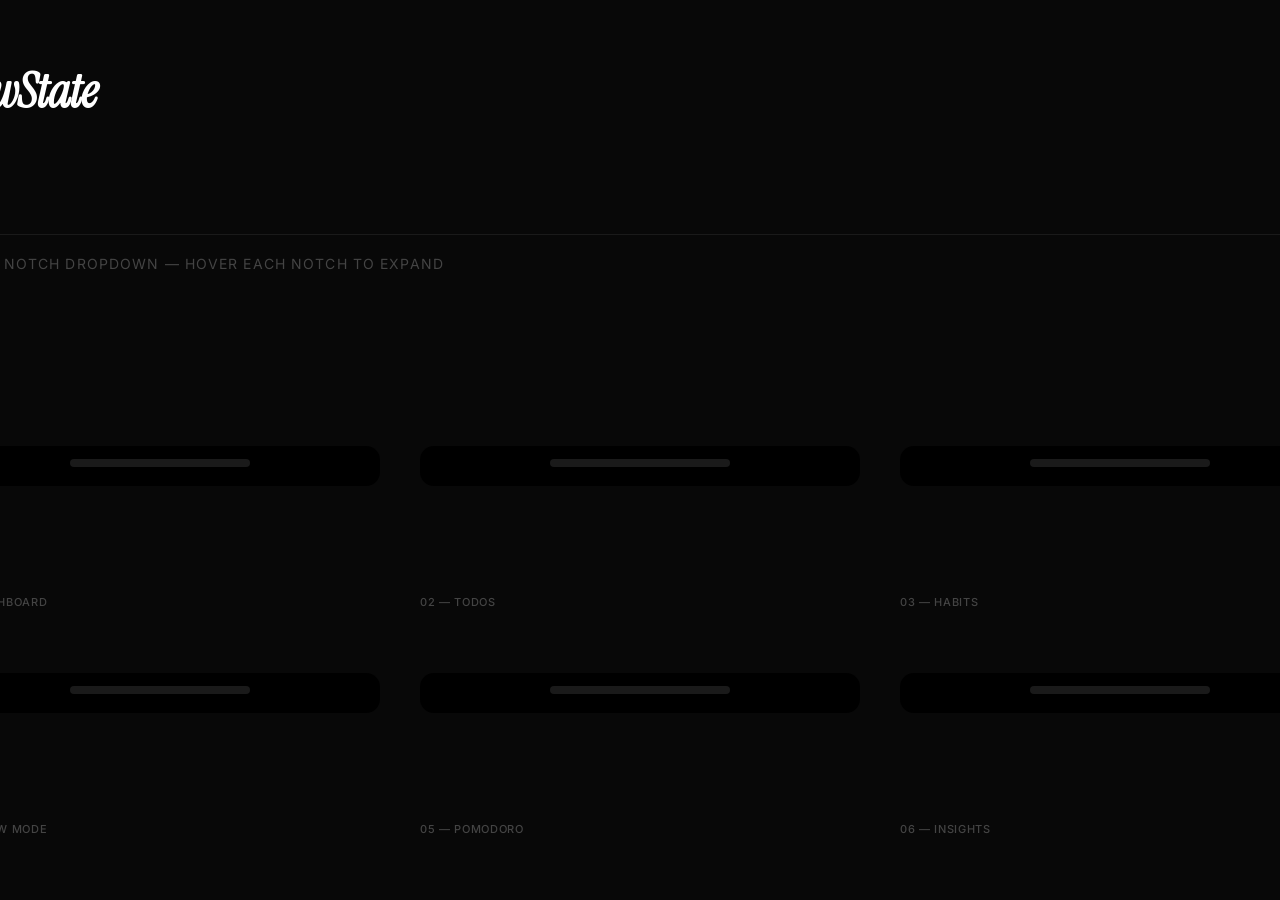
<file: index.html>
<!DOCTYPE html>
<html lang="en">
<head>
  <meta charset="UTF-8">
  <meta name="viewport" content="width=device-width, initial-scale=1.0">
  <title>FlowState — Notch Dropdown Lockups</title>
  <link rel="preconnect" href="https://fonts.googleapis.com">
  <link rel="preconnect" href="https://fonts.gstatic.com" crossorigin>
  <link href="https://fonts.googleapis.com/css2?family=Instrument+Serif:ital@0;1&family=Inter:wght@300;400;500;600;700&family=JetBrains+Mono:wght@400;500;600;700&display=swap" rel="stylesheet">
  <link rel="stylesheet" href="styles.css">
</head>
<body>

<div class="lockup-board">

  <h1 class="lockup-board__title">FlowState</h1>
  <p class="lockup-board__subtitle">macOS Notch Dropdown &mdash; Hover each notch to expand</p>

  <!-- ==========================================
       SCREEN 1: DASHBOARD
       ========================================== -->
  <div class="screen-wrapper">
    <div class="screen">
      <div class="screen__notch"><div class="screen__notch-pill"></div></div>
      <div class="screen__content">

        <div class="ghost-text" style="font-size: 200px; top: 20px; right: -20px; opacity: 0.03; font-family: var(--font-display); font-style: italic;">T</div>

        <div class="text-label" style="margin-bottom: 4px;">Good morning, Lovepreet</div>
        <h2 class="display-hero display-hero--xl" style="margin-bottom: 20px;">Thursday.</h2>

        <div class="stat-pills" style="margin-bottom: 20px;">
          <div class="stat-pill">
            <span class="stat-pill__value">2.4h</span>
            <span class="stat-pill__label">focused</span>
          </div>
          <div class="stat-pill">
            <span class="stat-pill__value">5</span>
            <span class="stat-pill__label">tasks</span>
          </div>
          <div class="stat-pill">
            <span class="stat-pill__value">7d</span>
            <span class="stat-pill__label">streak</span>
          </div>
        </div>

        <button class="cta" style="margin-bottom: 20px;">Enter Flow</button>

        <div class="flex-between" style="margin-bottom: 2px;">
          <span class="text-label">Today</span>
          <span class="text-caption">3 remaining</span>
        </div>
        <div class="task-row">
          <div class="task-row__check"></div>
          <span class="task-row__text">Ship onboarding redesign</span>
          <span class="task-row__tag">Design</span>
        </div>
        <div class="task-row">
          <div class="task-row__check"></div>
          <span class="task-row__text">Review PR #482</span>
          <span class="task-row__time">2:00</span>
        </div>
        <div class="task-row" style="border-bottom: none;">
          <div class="task-row__check task-row__check--done"></div>
          <span class="task-row__text task-row__text--done">Update API docs</span>
        </div>

        <div class="spacer-lg"></div>
        <div class="text-label" style="margin-bottom: 6px;">Last 14 days</div>
        <div class="contrib-dots">
          <div class="contrib-dot contrib-dot--l2"></div>
          <div class="contrib-dot contrib-dot--l4"></div>
          <div class="contrib-dot contrib-dot--l5"></div>
          <div class="contrib-dot contrib-dot--l3"></div>
          <div class="contrib-dot contrib-dot--l5"></div>
          <div class="contrib-dot contrib-dot--l1"></div>
          <div class="contrib-dot contrib-dot--l2"></div>
          <div class="contrib-dot contrib-dot--l4"></div>
          <div class="contrib-dot contrib-dot--l5"></div>
          <div class="contrib-dot contrib-dot--l5"></div>
          <div class="contrib-dot contrib-dot--l3"></div>
          <div class="contrib-dot contrib-dot--l4"></div>
          <div class="contrib-dot contrib-dot--l2"></div>
          <div class="contrib-dot contrib-dot--l5"></div>
        </div>

      </div>
    </div>
    <span class="screen__label">01 &mdash; Dashboard</span>
  </div>

  <!-- ==========================================
       SCREEN 2: TODOS
       ========================================== -->
  <div class="screen-wrapper">
    <div class="screen">
      <div class="screen__notch"><div class="screen__notch-pill"></div></div>
      <div class="screen__content">

        <div class="ghost-text" style="font-size: 240px; top: 30px; right: 10px; opacity: 0.035;">03</div>

        <h2 class="display-hero display-hero--xl" style="margin-bottom: 4px;">Tasks.</h2>
        <span class="text-caption" style="display: block; margin-bottom: 16px;">3 open &middot; 2 completed today</span>

        <div class="input-bar" style="margin-bottom: 16px;">
          <span class="input-bar__icon">+</span>
          <span class="input-bar__placeholder">Add a task...</span>
        </div>

        <div class="task-row">
          <div class="task-row__check"></div>
          <span class="task-row__text">Ship onboarding redesign</span>
          <span class="task-row__tag">Design</span>
        </div>
        <div class="task-row">
          <div class="task-row__check"></div>
          <span class="task-row__text">Review PR #482</span>
          <span class="task-row__tag">Code</span>
        </div>
        <div class="task-row">
          <div class="task-row__check"></div>
          <span class="task-row__text">Write weekly standup notes</span>
          <span class="task-row__tag">Work</span>
        </div>
        <div class="task-row">
          <div class="task-row__check task-row__check--done"></div>
          <span class="task-row__text task-row__text--done">Update API docs</span>
        </div>
        <div class="task-row" style="border-bottom: none;">
          <div class="task-row__check task-row__check--done"></div>
          <span class="task-row__text task-row__text--done">Fix auth redirect bug</span>
        </div>

        <div class="spacer-md"></div>
        <div class="flex-between">
          <span class="text-label">Completed</span>
          <span class="text-caption mono">2 / 5</span>
        </div>

      </div>
    </div>
    <span class="screen__label">02 &mdash; Todos</span>
  </div>

  <!-- ==========================================
       SCREEN 3: HABITS
       ========================================== -->
  <div class="screen-wrapper">
    <div class="screen">
      <div class="screen__notch"><div class="screen__notch-pill"></div></div>
      <div class="screen__content">

        <div class="flex-between" style="margin-bottom: 2px;">
          <h2 class="display-hero display-hero--lg">Habits.</h2>
          <div style="text-align: right;">
            <div class="mono" style="font-size: 22px; font-weight: 700; color: var(--text-primary); line-height: 1;">12</div>
            <div class="text-caption">day streak</div>
          </div>
        </div>

        <div class="spacer-sm"></div>

        <div class="text-label" style="margin-bottom: 6px;">Last 4 weeks</div>
        <div class="dot-grid" style="margin-bottom: 16px;">
          <div class="dot-grid__cell" style="background:#1a1a1a"></div>
          <div class="dot-grid__cell" style="background:#444"></div>
          <div class="dot-grid__cell" style="background:#fff"></div>
          <div class="dot-grid__cell" style="background:#666"></div>
          <div class="dot-grid__cell" style="background:#fff"></div>
          <div class="dot-grid__cell" style="background:#1a1a1a"></div>
          <div class="dot-grid__cell" style="background:#333"></div>
          <div class="dot-grid__cell" style="background:#666"></div>
          <div class="dot-grid__cell" style="background:#fff"></div>
          <div class="dot-grid__cell" style="background:#fff"></div>
          <div class="dot-grid__cell" style="background:#444"></div>
          <div class="dot-grid__cell" style="background:#fff"></div>
          <div class="dot-grid__cell" style="background:#333"></div>
          <div class="dot-grid__cell" style="background:#666"></div>
          <div class="dot-grid__cell" style="background:#fff"></div>
          <div class="dot-grid__cell" style="background:#fff"></div>
          <div class="dot-grid__cell" style="background:#444"></div>
          <div class="dot-grid__cell" style="background:#fff"></div>
          <div class="dot-grid__cell" style="background:#fff"></div>
          <div class="dot-grid__cell" style="background:#666"></div>
          <div class="dot-grid__cell" style="background:#fff"></div>
          <div class="dot-grid__cell" style="background:#fff"></div>
          <div class="dot-grid__cell" style="background:#fff"></div>
          <div class="dot-grid__cell" style="background:#fff"></div>
          <div class="dot-grid__cell" style="background:#fff"></div>
          <div class="dot-grid__cell" style="background:#fff"></div>
          <div class="dot-grid__cell" style="background:#fff"></div>
          <div class="dot-grid__cell" style="background:#111"></div>
        </div>

        <div class="flex-between" style="margin-bottom: 14px;">
          <div>
            <div class="text-label" style="margin-bottom: 3px;">Today's progress</div>
            <div style="font-size: 13px; color: var(--text-secondary);">4 of 5 complete</div>
          </div>
          <div class="completion-ring">
            <svg viewBox="0 0 64 64">
              <circle class="completion-ring__bg" cx="32" cy="32" r="26"></circle>
              <circle class="completion-ring__fill" cx="32" cy="32" r="26" style="stroke-dasharray: 163.4; stroke-dashoffset: 32.7;"></circle>
            </svg>
            <span class="completion-ring__text">80%</span>
          </div>
        </div>

        <div class="habit-row">
          <div class="habit-row__header">
            <span class="habit-row__name">Meditate</span>
            <span class="habit-row__progress-text">10 / 10 min</span>
          </div>
          <div class="habit-row__bar"><div class="habit-row__bar-fill" style="width: 100%"></div></div>
        </div>
        <div class="habit-row">
          <div class="habit-row__header">
            <span class="habit-row__name">Read</span>
            <span class="habit-row__progress-text">22 / 30 min</span>
          </div>
          <div class="habit-row__bar"><div class="habit-row__bar-fill" style="width: 73%"></div></div>
        </div>
        <div class="habit-row">
          <div class="habit-row__header">
            <span class="habit-row__name">Exercise</span>
            <span class="habit-row__progress-text">45 / 45 min</span>
          </div>
          <div class="habit-row__bar"><div class="habit-row__bar-fill" style="width: 100%"></div></div>
        </div>
        <div class="habit-row">
          <div class="habit-row__header">
            <span class="habit-row__name">Journal</span>
            <span class="habit-row__progress-text">1 / 1</span>
          </div>
          <div class="habit-row__bar"><div class="habit-row__bar-fill" style="width: 100%"></div></div>
        </div>

      </div>
    </div>
    <span class="screen__label">03 &mdash; Habits</span>
  </div>

  <!-- ==========================================
       SCREEN 4: FLOW MODE
       ========================================== -->
  <div class="screen-wrapper">
    <div class="screen">
      <div class="screen__notch"><div class="screen__notch-pill"></div></div>
      <div class="screen__content" style="display: flex; flex-direction: column; align-items: center; justify-content: space-between; text-align: center;">

        <div class="ghost-text" style="font-size: 90px; top: 48%; left: 50%; transform: translate(-50%, -70%); width: auto; font-family: var(--font-ui); font-weight: 800; letter-spacing: 0.05em; text-transform: uppercase; opacity: 0.04;">RELEASE</div>

        <div style="width: 100%;">
          <div class="spacer-sm"></div>
          <div class="text-label" style="letter-spacing: 0.15em;">Flow Mode</div>
          <div class="spacer-xs"></div>
          <div class="mono" style="font-size: 12px; color: var(--text-muted);">Stage 3 of 4</div>
        </div>

        <div class="flow-circle-container">
          <div class="flow-circle">
            <div class="flow-circle__inner"></div>
          </div>
        </div>

        <div>
          <div class="display-hero" style="font-size: 26px; margin-bottom: 5px;">Release</div>
          <div class="text-body" style="font-size: 12px; margin-bottom: 14px;">Let go of tension. Breathe out slowly.</div>
          <div class="stage-dots" style="margin-bottom: 20px;">
            <div class="stage-dot stage-dot--complete"></div>
            <div class="stage-dot stage-dot--complete"></div>
            <div class="stage-dot stage-dot--active"></div>
            <div class="stage-dot"></div>
          </div>
        </div>

        <div style="width: 100%; text-align: left; padding-top: 10px; border-top: 1px solid var(--bg-subtle-border);">
          <div class="text-label" style="margin-bottom: 6px;">Pre-flow</div>
          <div class="checklist-item">
            <div class="checklist-item__box checklist-item__box--checked"></div>
            <span class="checklist-item__label">Phone on DND</span>
          </div>
          <div class="checklist-item">
            <div class="checklist-item__box checklist-item__box--checked"></div>
            <span class="checklist-item__label">Water nearby</span>
          </div>
          <div class="checklist-item">
            <div class="checklist-item__box"></div>
            <span class="checklist-item__label">Set an intention</span>
          </div>
        </div>

      </div>
    </div>
    <span class="screen__label">04 &mdash; Flow Mode</span>
  </div>

  <!-- ==========================================
       SCREEN 5: POMODORO
       ========================================== -->
  <div class="screen-wrapper">
    <div class="screen">
      <div class="screen__notch"><div class="screen__notch-pill"></div></div>
      <div class="screen__content" style="display: flex; flex-direction: column; justify-content: center; position: relative;">

        <div class="timer-ghost">18:32</div>

        <div style="position: relative; z-index: 1;">
          <div class="text-label" style="text-align: center; letter-spacing: 0.15em; margin-bottom: 4px;">Focus Session</div>
          <div class="spacer-sm"></div>

          <div class="timer-actual">18:32</div>
          <div class="spacer-xs"></div>

          <div class="progress-arc">
            <div class="progress-arc__fill"></div>
          </div>

          <div class="spacer-sm"></div>

          <div class="control-pills" style="margin-bottom: 20px;">
            <button class="control-pill control-pill--primary">Pause</button>
            <button class="control-pill control-pill--ghost">Stop</button>
          </div>

          <div class="session-dots" style="margin-bottom: 24px;">
            <div class="session-dot session-dot--filled"></div>
            <div class="session-dot session-dot--filled"></div>
            <div class="session-dot session-dot--current"></div>
            <div class="session-dot"></div>
          </div>

          <div class="break-card">
            <span class="break-card__icon" style="font-size: 20px;">&#x1F441;</span>
            <div class="break-card__content">
              <div class="break-card__title">Look Away Break</div>
              <div class="break-card__subtitle">20-20-20 rule &middot; in 4 min</div>
            </div>
          </div>

          <div class="spacer-md"></div>
          <div class="flex-between">
            <span class="text-caption">Session 3 of 4</span>
            <span class="text-caption mono">Total: 1h 12m</span>
          </div>
        </div>

      </div>
    </div>
    <span class="screen__label">05 &mdash; Pomodoro</span>
  </div>

  <!-- ==========================================
       SCREEN 6: INSIGHTS
       ========================================== -->
  <div class="screen-wrapper">
    <div class="screen">
      <div class="screen__notch"><div class="screen__notch-pill"></div></div>
      <div class="screen__content">

        <h2 class="display-hero display-hero--lg" style="margin-bottom: 4px;">Insights.</h2>
        <span class="text-caption" style="display: block; margin-bottom: 16px;">This week &middot; Jun 23 &ndash; 29</span>

        <div class="stat-callout" style="margin-bottom: 3px;">
          <span class="stat-callout__value">14.2</span>
          <span class="stat-callout__unit">hours</span>
        </div>
        <div class="stat-callout__label" style="margin-bottom: 16px;">Total deep focus time</div>

        <div class="text-label" style="margin-bottom: 6px;">Daily Focus</div>
        <div class="bar-chart">
          <div class="bar-chart__bar" style="height: 45%"></div>
          <div class="bar-chart__bar" style="height: 70%"></div>
          <div class="bar-chart__bar" style="height: 55%"></div>
          <div class="bar-chart__bar bar-chart__bar--highlight" style="height: 95%"></div>
          <div class="bar-chart__bar" style="height: 60%"></div>
          <div class="bar-chart__bar" style="height: 30%"></div>
          <div class="bar-chart__bar" style="height: 15%"></div>
        </div>
        <div class="bar-chart__labels">
          <span class="bar-chart__label">M</span>
          <span class="bar-chart__label">T</span>
          <span class="bar-chart__label">W</span>
          <span class="bar-chart__label">T</span>
          <span class="bar-chart__label">F</span>
          <span class="bar-chart__label">S</span>
          <span class="bar-chart__label">S</span>
        </div>

        <div class="spacer-md"></div>

        <div class="text-label" style="margin-bottom: 6px;">Activity Heatmap</div>
        <div class="heatmap" style="margin-bottom: 16px;">
          <div class="heatmap__cell" style="background:#111"></div>
          <div class="heatmap__cell" style="background:#333"></div>
          <div class="heatmap__cell" style="background:#fff"></div>
          <div class="heatmap__cell" style="background:#666"></div>
          <div class="heatmap__cell" style="background:#fff"></div>
          <div class="heatmap__cell" style="background:#333"></div>
          <div class="heatmap__cell" style="background:#111"></div>
          <div class="heatmap__cell" style="background:#444"></div>
          <div class="heatmap__cell" style="background:#fff"></div>
          <div class="heatmap__cell" style="background:#666"></div>
          <div class="heatmap__cell" style="background:#fff"></div>
          <div class="heatmap__cell" style="background:#444"></div>
          <div class="heatmap__cell" style="background:#fff"></div>
          <div class="heatmap__cell" style="background:#fff"></div>
          <div class="heatmap__cell" style="background:#444"></div>
          <div class="heatmap__cell" style="background:#fff"></div>
          <div class="heatmap__cell" style="background:#fff"></div>
          <div class="heatmap__cell" style="background:#666"></div>
          <div class="heatmap__cell" style="background:#111"></div>
          <div class="heatmap__cell" style="background:#333"></div>
          <div class="heatmap__cell" style="background:#333"></div>
          <div class="heatmap__cell" style="background:#fff"></div>
          <div class="heatmap__cell" style="background:#666"></div>
          <div class="heatmap__cell" style="background:#111"></div>
        </div>

        <div class="text-label" style="margin-bottom: 6px;">Streak Leaders</div>
        <div class="leaderboard-row">
          <span class="leaderboard-row__rank">01</span>
          <div class="leaderboard-row__avatar"></div>
          <span class="leaderboard-row__name">You</span>
          <span class="leaderboard-row__stat">12d</span>
        </div>
        <div class="leaderboard-row">
          <span class="leaderboard-row__rank">02</span>
          <div class="leaderboard-row__avatar"></div>
          <span class="leaderboard-row__name">Arjun S.</span>
          <span class="leaderboard-row__stat">9d</span>
        </div>
        <div class="leaderboard-row" style="border-bottom: none;">
          <span class="leaderboard-row__rank">03</span>
          <div class="leaderboard-row__avatar"></div>
          <span class="leaderboard-row__name">Mika T.</span>
          <span class="leaderboard-row__stat">7d</span>
        </div>

      </div>
    </div>
    <span class="screen__label">06 &mdash; Insights</span>
  </div>

</div>

</body>
</html>
</file>
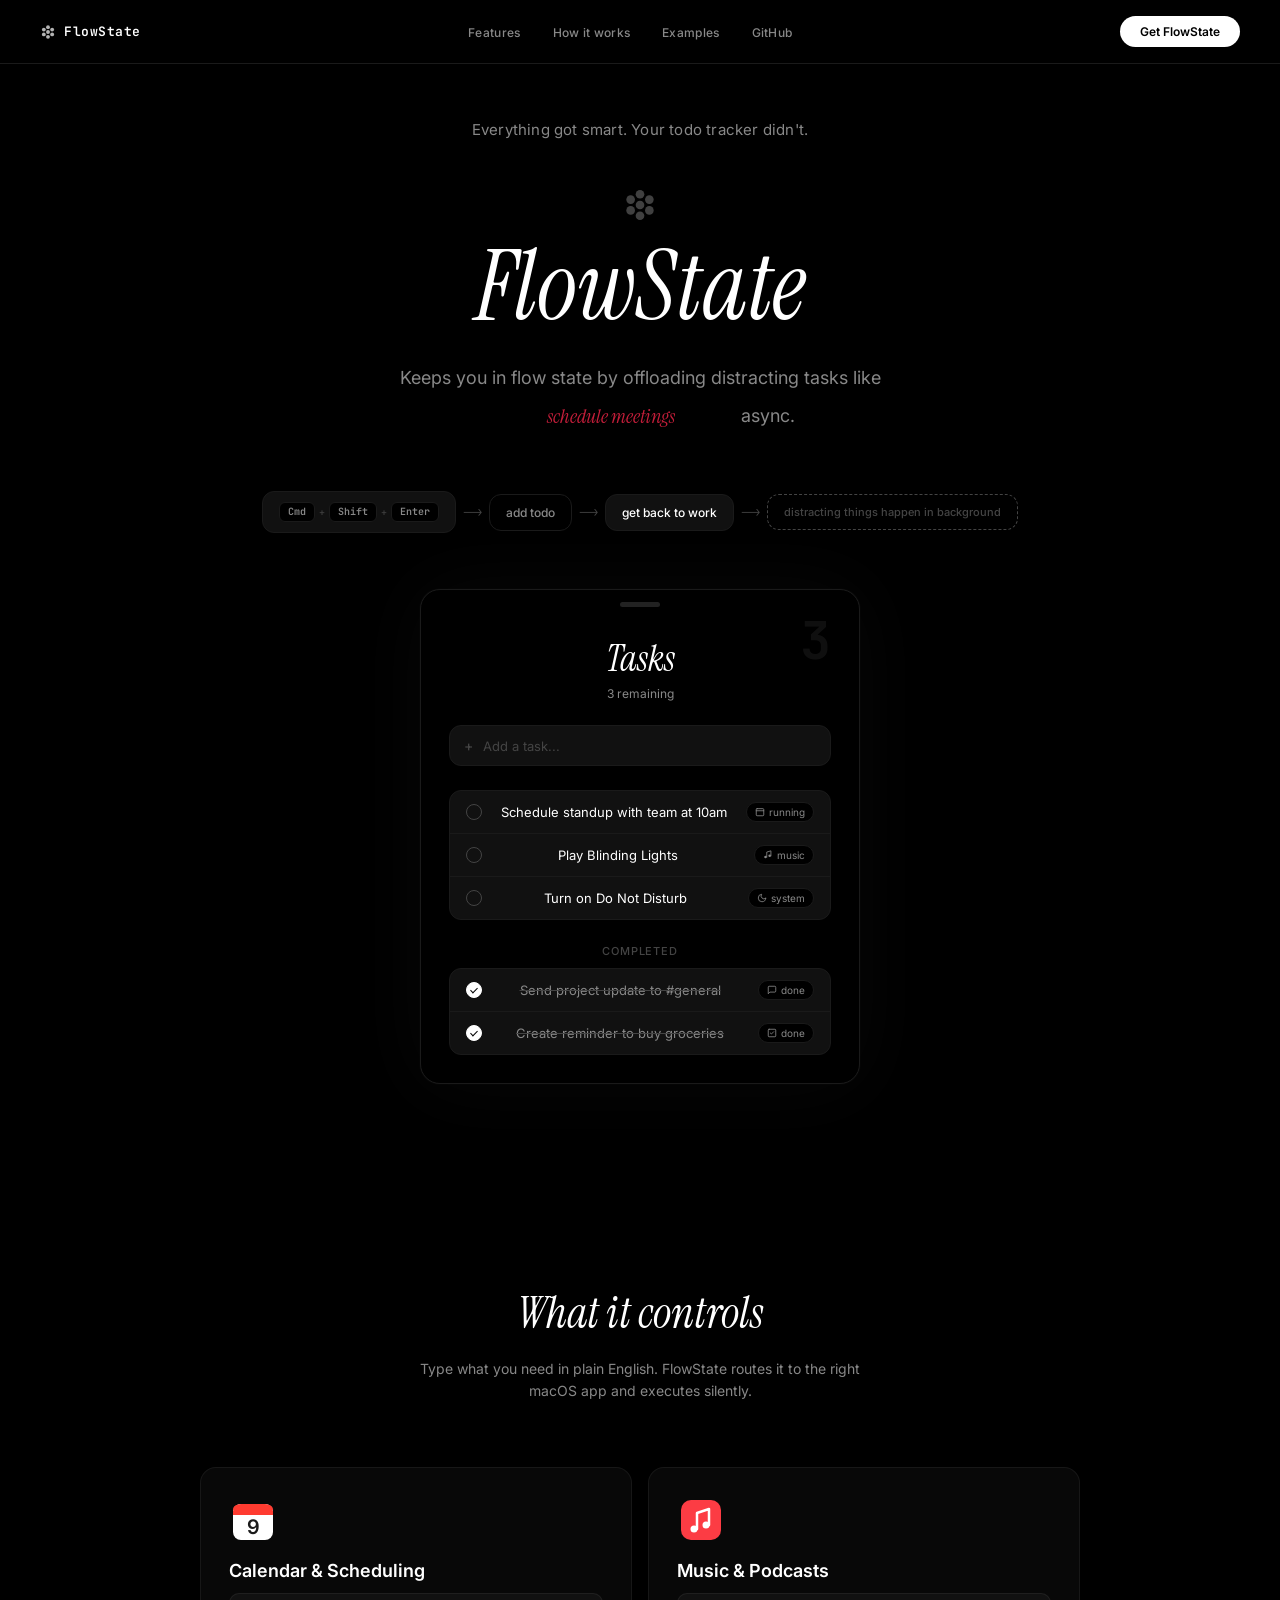
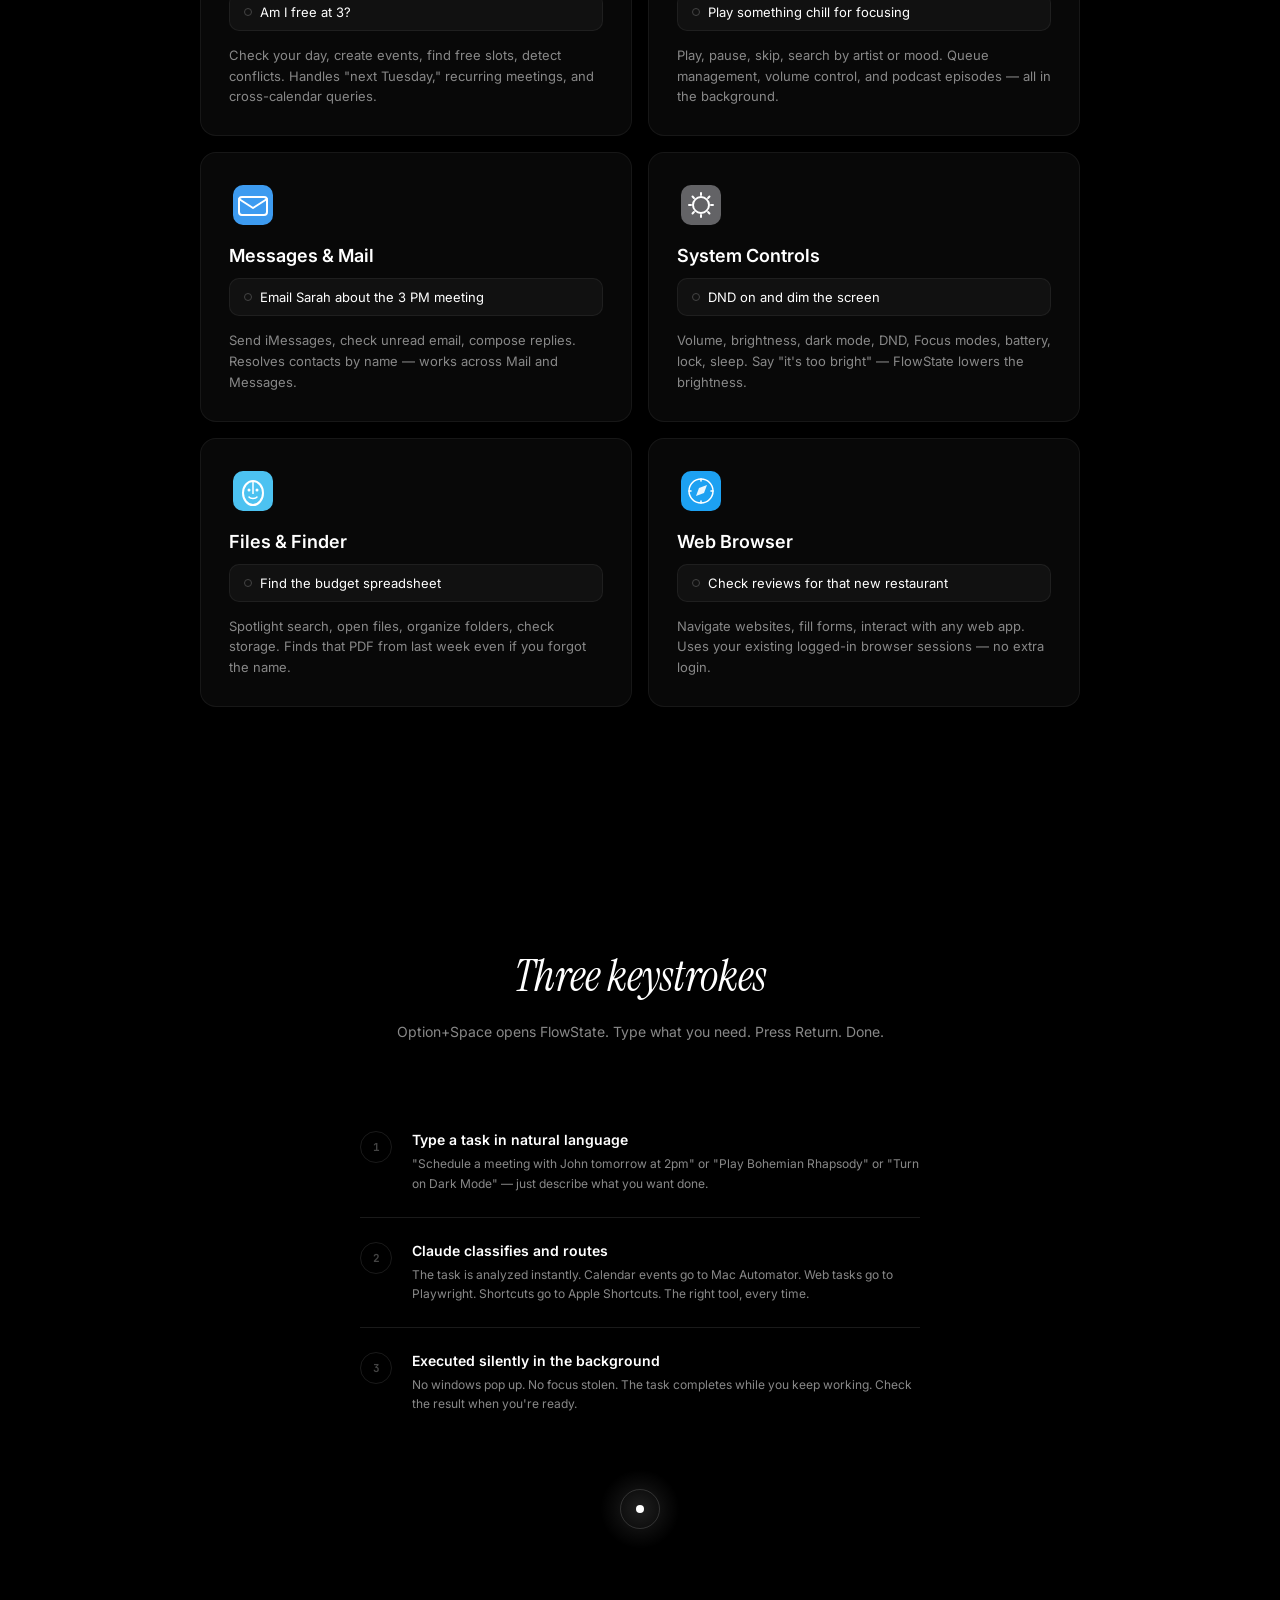
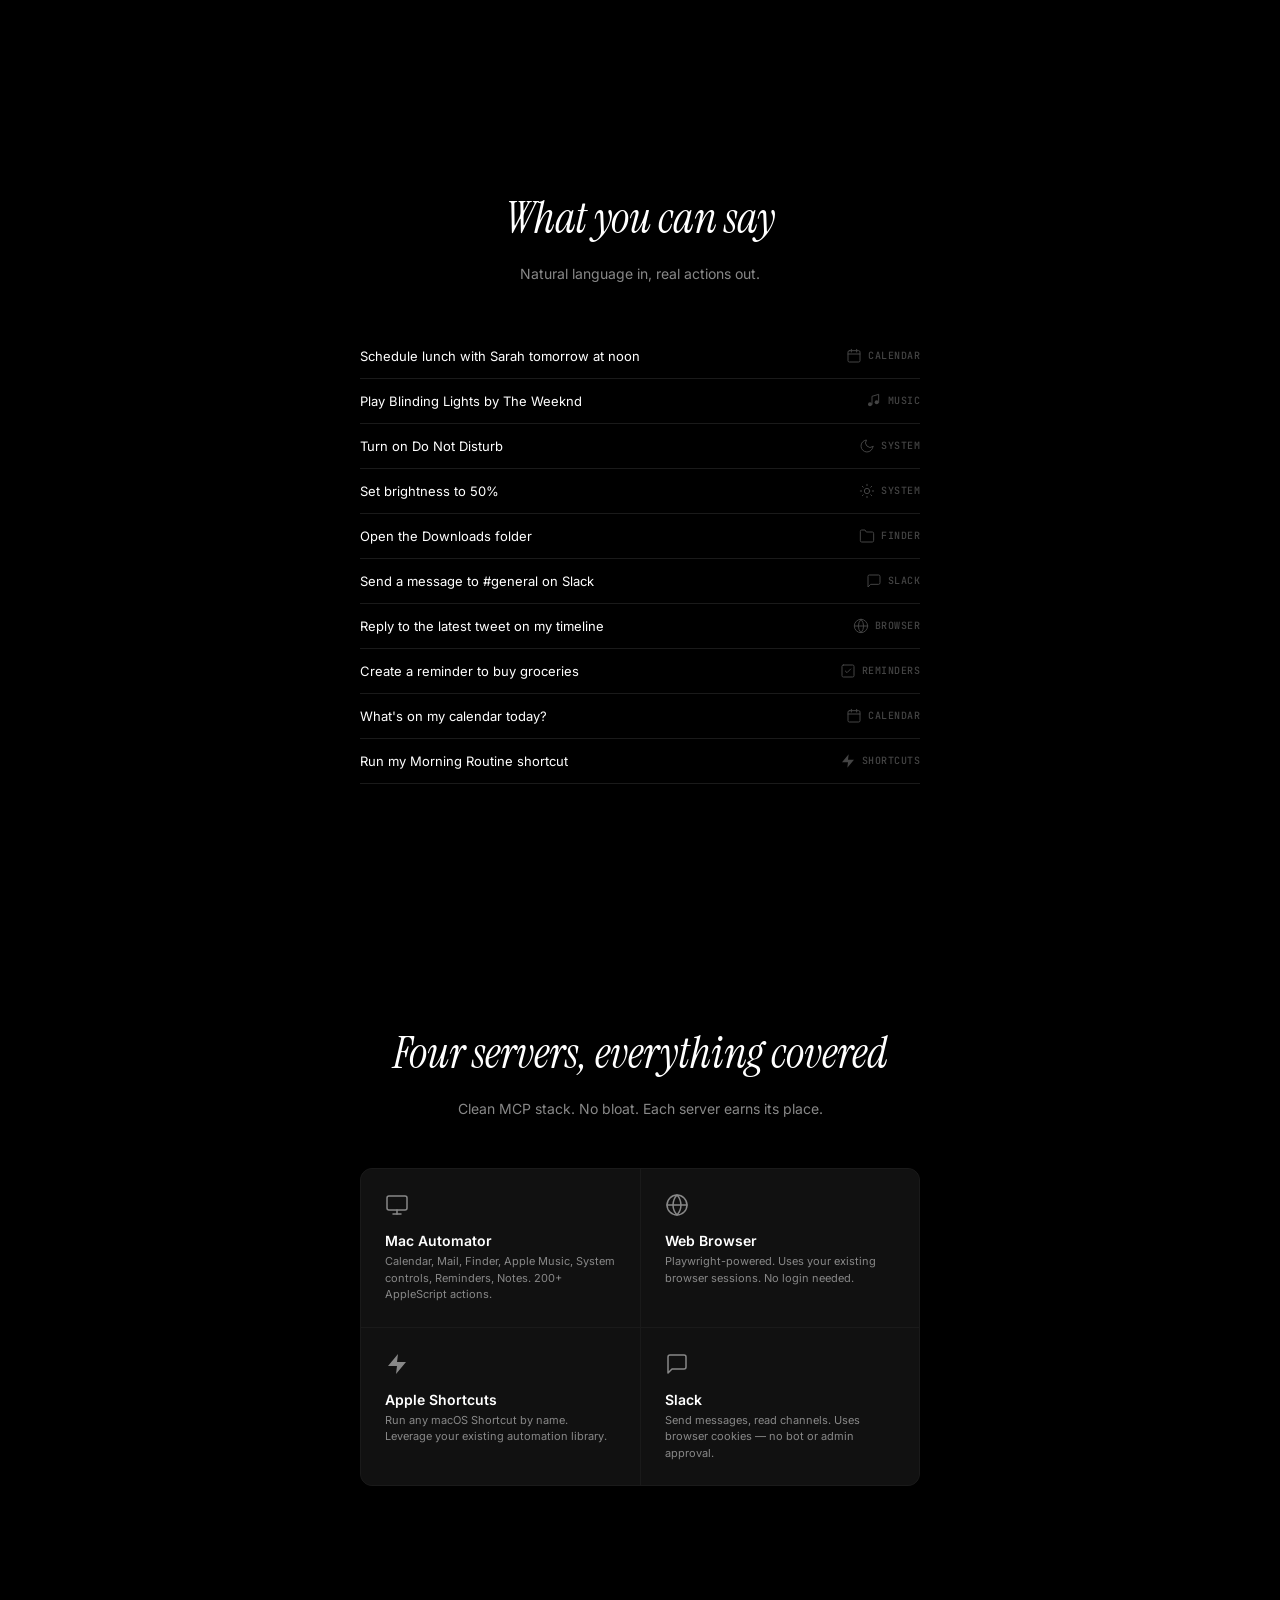
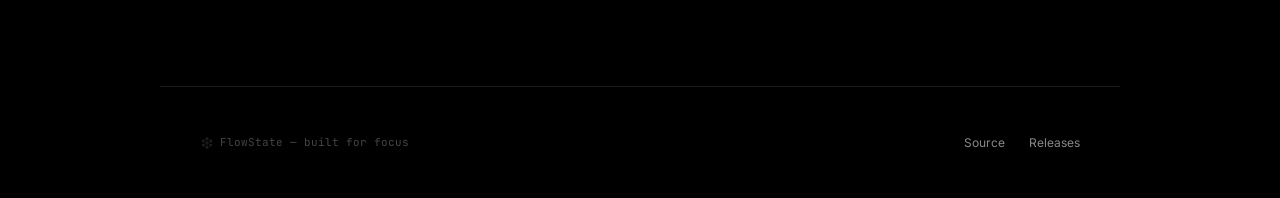
<file: docs/index.html>
<!DOCTYPE html>
<html lang="en">
<head>
    <meta charset="UTF-8">
    <meta name="viewport" content="width=device-width, initial-scale=1.0">
    <title>FlowState — Async Task Execution for macOS</title>
    <meta name="description" content="FlowState sits in your menu bar and executes tasks autonomously. Schedule meetings, play music, control your Mac — all from a single text field, powered by Claude.">
    <link rel="preconnect" href="https://fonts.googleapis.com">
    <link rel="preconnect" href="https://fonts.gstatic.com" crossorigin>
    <link href="https://fonts.googleapis.com/css2?family=Instrument+Serif:ital@0;1&family=Inter:wght@400;500;600&family=JetBrains+Mono:wght@400;500;600;700&display=swap" rel="stylesheet">
    <style>
        *, *::before, *::after {
            margin: 0;
            padding: 0;
            box-sizing: border-box;
        }

        :root {
            --bg-primary: #000000;
            --bg-surface: #0a0a0a;
            --bg-card: #111111;
            --bg-card-border: #1a1a1a;
            --text-primary: #ffffff;
            --text-secondary: #888888;
            --text-muted: #444444;
            --dot-l1: #1a1a1a;
            --dot-l2: #2a2a2a;
            --dot-l3: #4a4a4a;
            --dot-l4: #7a7a7a;
            --dot-l5: #ffffff;
            --accent-red: #c41e3a;
            --spacing-xs: 6px;
            --spacing-sm: 10px;
            --spacing-md: 16px;
            --spacing-lg: 24px;
            --spacing-xl: 32px;
            --screen-padding: 28px;
            --radius-sm: 3px;
            --radius-md: 12px;
            --radius-lg: 20px;
            --radius-full: 9999px;
            --font-display: 'Instrument Serif', serif;
            --font-ui: 'Inter', -apple-system, sans-serif;
            --font-mono: 'JetBrains Mono', monospace;
        }

        html {
            background: var(--bg-primary);
            color: var(--text-primary);
            font-family: var(--font-ui);
            font-size: 14px;
            -webkit-font-smoothing: antialiased;
            -moz-osx-font-smoothing: grayscale;
            scroll-behavior: smooth;
        }

        body {
            min-height: 100vh;
            overflow-x: hidden;
        }

        /* ── Nav ────────────────────────────────── */

        nav {
            position: fixed;
            top: 0;
            left: 0;
            right: 0;
            z-index: 100;
            display: flex;
            align-items: center;
            justify-content: space-between;
            padding: 16px 40px;
            background: rgba(0, 0, 0, 0.8);
            backdrop-filter: blur(20px);
            -webkit-backdrop-filter: blur(20px);
            border-bottom: 1px solid var(--bg-card-border);
        }

        .nav-logo {
            font-family: var(--font-mono);
            font-size: 13px;
            font-weight: 600;
            color: var(--text-primary);
            letter-spacing: 0.5px;
            display: flex;
            align-items: center;
            gap: 8px;
        }

        .fs-logo-icon {
            opacity: 0.7;
        }

        .nav-links {
            display: flex;
            gap: 32px;
            list-style: none;
        }

        .nav-links a {
            font-size: 12px;
            font-weight: 500;
            color: var(--text-secondary);
            text-decoration: none;
            letter-spacing: 0.3px;
            transition: color 0.2s;
        }

        .nav-links a:hover {
            color: var(--text-primary);
        }

        .nav-cta {
            font-size: 12px;
            font-weight: 600;
            color: var(--bg-primary) !important;
            background: var(--text-primary);
            padding: 8px 20px;
            border-radius: var(--radius-full);
            text-decoration: none;
            transition: opacity 0.2s;
        }

        .nav-cta:hover {
            opacity: 0.85;
        }

        /* ── Hero ───────────────────────────────── */

        .hero {
            min-height: 100vh;
            display: flex;
            flex-direction: column;
            align-items: center;
            justify-content: center;
            text-align: center;
            padding: 120px 40px 80px;
            position: relative;
        }

        .hero-philosophy {
            font-size: 15px;
            color: var(--text-secondary);
            margin-bottom: 48px;
            letter-spacing: 0.2px;
        }

        .hero-icon {
            color: var(--text-primary);
            opacity: 0.25;
            margin-bottom: 16px;
        }

        .hero h1 {
            font-family: var(--font-display);
            font-style: italic;
            font-size: clamp(48px, 8vw, 96px);
            font-weight: 400;
            line-height: 1.0;
            margin-bottom: 24px;
            color: var(--text-primary);
        }

        .hero-intro {
            font-size: 18px;
            color: var(--text-secondary);
            max-width: 600px;
            line-height: 38px;
            margin-bottom: 56px;
            text-align: center;
        }

        .hero-intro .rotating-wrapper {
            display: inline-block;
            position: relative;
            height: 38px;
            overflow: hidden;
            width: 250px;
            text-align: center;
            vertical-align: bottom;
        }

        .rotating-track {
            display: flex;
            flex-direction: column;
            animation: rotate-tasks 10s ease-in-out infinite;
        }

        .rotating-item {
            font-family: var(--font-display);
            font-style: italic;
            font-size: 20px;
            color: var(--accent-red);
            height: 38px;
            line-height: 38px;
            white-space: nowrap;
        }

        @keyframes rotate-tasks {
            0%, 16%   { transform: translateY(0); }
            20%, 36%  { transform: translateY(-38px); }
            40%, 56%  { transform: translateY(-76px); }
            60%, 76%  { transform: translateY(-114px); }
            80%, 96%  { transform: translateY(-152px); }
            100%      { transform: translateY(0); }
        }

        /* ── Workflow Strip ──────────────────────── */

        .workflow {
            display: flex;
            align-items: center;
            gap: 0;
            margin-bottom: 56px;
            flex-wrap: wrap;
            justify-content: center;
        }

        .wf-step {
            display: flex;
            align-items: center;
            gap: 8px;
            padding: 10px 16px;
            background: var(--bg-card);
            border: 1px solid var(--bg-card-border);
            border-radius: var(--radius-md);
        }

        .wf-keys {
            display: flex;
            align-items: center;
            gap: 4px;
        }

        .wf-label {
            font-size: 12px;
            font-weight: 500;
            color: var(--text-primary);
        }

        .wf-arrow {
            font-family: var(--font-mono);
            font-size: 11px;
            color: var(--text-muted);
            padding: 0 6px;
            flex-shrink: 0;
        }

        .wf-step.muted {
            background: transparent;
            border-color: var(--bg-card-border);
        }

        .wf-step.muted .wf-label {
            color: var(--text-secondary);
        }

        .wf-step.async-step {
            background: transparent;
            border: 1px dashed var(--text-muted);
        }

        .wf-step.async-step .wf-label {
            color: var(--text-muted);
            font-size: 11px;
        }

        .key {
            font-family: var(--font-mono);
            font-size: 10px;
            font-weight: 600;
            color: var(--text-secondary);
            background: var(--bg-primary);
            border: 1px solid var(--bg-card-border);
            padding: 4px 8px;
            border-radius: 6px;
            line-height: 1;
        }

        .key-plus {
            font-family: var(--font-mono);
            font-size: 10px;
            color: var(--text-muted);
        }

        /* ── Panel Mock ─────────────────────────── */

        .panel-container {
            position: relative;
            margin: 0 auto;
            max-width: 440px;
            width: 100%;
        }

        .panel {
            background: var(--bg-primary);
            border: 1px solid var(--bg-card-border);
            border-radius: var(--radius-lg);
            overflow: hidden;
            box-shadow: 0 0 80px rgba(255, 255, 255, 0.03), 0 0 2px rgba(255, 255, 255, 0.06);
        }

        .panel-notch {
            width: 40px;
            height: 5px;
            background: var(--text-muted);
            opacity: 0.5;
            border-radius: var(--radius-sm);
            margin: 12px auto 0;
        }

        .panel-inner {
            padding: var(--screen-padding);
        }

        .panel-header {
            margin-bottom: var(--spacing-lg);
        }

        .panel-title {
            font-family: var(--font-display);
            font-style: italic;
            font-size: 36px;
            font-weight: 400;
            color: var(--text-primary);
        }

        .panel-subtitle {
            font-size: 12px;
            color: var(--text-secondary);
            margin-top: 4px;
        }

        /* ── Input ──────────────────────────────── */

        .input-bar {
            display: flex;
            align-items: center;
            gap: 10px;
            padding: 11px 14px;
            background: var(--bg-card);
            border: 1px solid var(--bg-card-border);
            border-radius: var(--radius-md);
            margin-bottom: var(--spacing-lg);
        }

        .input-icon {
            color: var(--text-muted);
            font-size: 14px;
            font-weight: 500;
        }

        .input-text {
            font-size: 13px;
            color: var(--text-muted);
        }

        /* ── Task Rows ──────────────────────────── */

        .card {
            background: var(--bg-card);
            border: 1px solid var(--bg-card-border);
            border-radius: var(--radius-md);
            overflow: hidden;
        }

        .task-row {
            display: flex;
            align-items: center;
            gap: 12px;
            padding: 11px var(--spacing-md);
        }

        .task-row + .task-row {
            border-top: 1px solid var(--bg-card-border);
        }

        .task-circle {
            width: 16px;
            height: 16px;
            border-radius: 50%;
            border: 1.5px solid var(--text-muted);
            flex-shrink: 0;
        }

        .task-circle.done {
            border-color: var(--text-primary);
            background: var(--text-primary);
            position: relative;
        }

        .task-circle.done::after {
            content: '';
            position: absolute;
            top: 3px;
            left: 5px;
            width: 4px;
            height: 7px;
            border: solid var(--bg-primary);
            border-width: 0 1.5px 1.5px 0;
            transform: rotate(45deg);
        }

        .task-title {
            font-size: 13px;
            color: var(--text-primary);
            flex: 1;
        }

        .task-title.completed {
            color: var(--text-secondary);
            text-decoration: line-through;
            text-decoration-color: var(--text-muted);
        }

        .task-tag {
            display: flex;
            align-items: center;
            gap: 4px;
            font-size: 10px;
            color: var(--text-secondary);
            padding: 3px 8px;
            background: var(--bg-primary);
            border: 1px solid var(--bg-card-border);
            border-radius: var(--radius-full);
        }

        .task-tag .sf-icon {
            fill: none;
            stroke: currentColor;
            stroke-linecap: round;
            stroke-linejoin: round;
        }

        .task-status {
            font-family: var(--font-mono);
            font-size: 10px;
            font-weight: 500;
            padding: 3px 8px;
            border-radius: var(--radius-full);
        }

        .status-executing {
            color: var(--text-secondary);
            background: rgba(255, 255, 255, 0.05);
        }

        .status-done {
            color: var(--text-primary);
            background: rgba(255, 255, 255, 0.08);
        }

        /* ── Stat Pills ─────────────────────────── */

        .stat-pills {
            display: flex;
            gap: 8px;
            margin-bottom: var(--spacing-lg);
        }

        .stat-pill {
            display: flex;
            align-items: center;
            gap: 6px;
            padding: 8px 12px;
            background: var(--bg-card);
            border: 1px solid var(--bg-card-border);
            border-radius: var(--radius-full);
        }

        .stat-value {
            font-family: var(--font-mono);
            font-size: 13px;
            font-weight: 600;
            color: var(--text-primary);
        }

        .stat-label {
            font-size: 11px;
            font-weight: 500;
            color: var(--text-muted);
            text-transform: uppercase;
            letter-spacing: 0.5px;
        }

        /* ── Contribution Dots ───────────────────── */

        .dots-grid {
            display: grid;
            grid-template-columns: repeat(14, 8px);
            gap: 3px;
            margin-top: var(--spacing-sm);
        }

        .dot {
            width: 8px;
            height: 8px;
            border-radius: 2px;
        }

        /* ── Section Label ───────────────────────── */

        .section-label {
            font-size: 11px;
            font-weight: 500;
            color: var(--text-muted);
            text-transform: uppercase;
            letter-spacing: 0.8px;
            margin-bottom: var(--spacing-sm);
        }

        /* ── Capabilities (Macatron-style) ──────── */

        .capabilities {
            padding: 120px 40px;
            max-width: 960px;
            margin: 0 auto;
        }

        .capabilities-header {
            text-align: center;
            margin-bottom: 64px;
        }

        .capabilities-header h2 {
            font-family: var(--font-display);
            font-style: italic;
            font-size: 44px;
            font-weight: 400;
            margin-bottom: 16px;
        }

        .capabilities-header p {
            font-size: 14px;
            color: var(--text-secondary);
            max-width: 460px;
            margin: 0 auto;
            line-height: 1.6;
        }

        .cap-grid {
            display: grid;
            grid-template-columns: repeat(2, 1fr);
            gap: 16px;
        }

        .cap-card {
            background: rgba(255, 255, 255, 0.03);
            border: 1px solid rgba(255, 255, 255, 0.06);
            border-radius: 16px;
            padding: 28px;
            backdrop-filter: blur(12px);
            -webkit-backdrop-filter: blur(12px);
            transition: border-color 0.3s, background 0.3s;
        }

        .cap-card:hover {
            background: rgba(255, 255, 255, 0.05);
            border-color: rgba(255, 255, 255, 0.1);
        }

        .cap-icon {
            width: 48px;
            height: 48px;
            border-radius: 11px;
            margin-bottom: 16px;
            display: flex;
            align-items: center;
            justify-content: center;
            position: relative;
            overflow: hidden;
        }

        .cap-icon svg {
            position: relative;
            z-index: 1;
        }

        .cap-card h3 {
            font-size: 18px;
            font-weight: 600;
            color: var(--text-primary);
            margin-bottom: 12px;
        }

        .cap-prompt {
            display: flex;
            align-items: center;
            gap: 8px;
            padding: 10px 14px;
            background: rgba(255, 255, 255, 0.04);
            border: 1px solid rgba(255, 255, 255, 0.06);
            border-radius: 10px;
            margin-bottom: 14px;
        }

        .cap-prompt-dot {
            width: 8px;
            height: 8px;
            border-radius: 50%;
            border: 1.5px solid var(--text-muted);
            flex-shrink: 0;
        }

        .cap-prompt span {
            font-size: 13px;
            color: var(--text-primary);
        }

        .cap-card p {
            font-size: 13px;
            color: var(--text-secondary);
            line-height: 1.6;
        }

        /* ── How It Works ────────────────────────── */

        .how-it-works {
            padding: 120px 40px;
            max-width: 640px;
            margin: 0 auto;
        }

        .how-header {
            text-align: center;
            margin-bottom: 64px;
        }

        .how-header h2 {
            font-family: var(--font-display);
            font-style: italic;
            font-size: 44px;
            font-weight: 400;
            margin-bottom: 16px;
        }

        .how-header p {
            font-size: 14px;
            color: var(--text-secondary);
            line-height: 1.6;
        }

        .steps {
            display: flex;
            flex-direction: column;
            gap: 0;
        }

        .step {
            display: flex;
            gap: 20px;
            padding: 24px 0;
        }

        .step + .step {
            border-top: 1px solid var(--bg-card-border);
        }

        .step-num {
            font-family: var(--font-mono);
            font-size: 11px;
            font-weight: 700;
            color: var(--text-muted);
            width: 32px;
            height: 32px;
            display: flex;
            align-items: center;
            justify-content: center;
            border: 1px solid var(--bg-card-border);
            border-radius: 50%;
            flex-shrink: 0;
        }

        .step-content h3 {
            font-size: 14px;
            font-weight: 600;
            color: var(--text-primary);
            margin-bottom: 6px;
        }

        .step-content p {
            font-size: 12px;
            color: var(--text-secondary);
            line-height: 1.6;
        }

        .step-cmd {
            display: inline-block;
            font-family: var(--font-mono);
            font-size: 11px;
            color: var(--text-secondary);
            background: var(--bg-card);
            border: 1px solid var(--bg-card-border);
            padding: 4px 10px;
            border-radius: 6px;
            margin-top: 8px;
        }

        /* ── Examples ────────────────────────────── */

        .examples {
            padding: 120px 40px;
            max-width: 640px;
            margin: 0 auto;
        }

        .examples-header {
            text-align: center;
            margin-bottom: 48px;
        }

        .examples-header h2 {
            font-family: var(--font-display);
            font-style: italic;
            font-size: 44px;
            font-weight: 400;
            margin-bottom: 16px;
        }

        .examples-header p {
            font-size: 14px;
            color: var(--text-secondary);
            line-height: 1.6;
        }

        .example-list {
            display: flex;
            flex-direction: column;
        }

        .example-row {
            display: flex;
            align-items: center;
            justify-content: space-between;
            padding: 14px 0;
            border-bottom: 1px solid var(--bg-card-border);
        }

        .example-task {
            font-size: 13px;
            color: var(--text-primary);
        }

        .example-route {
            display: flex;
            align-items: center;
            gap: 6px;
            font-family: var(--font-mono);
            font-size: 10px;
            font-weight: 500;
            color: var(--text-muted);
            text-transform: uppercase;
            letter-spacing: 0.5px;
            flex-shrink: 0;
        }

        .example-route .sf-icon,
        .int-icon .sf-icon {
            width: 16px;
            height: 16px;
            fill: none;
            stroke: currentColor;
            stroke-width: 1.5;
            stroke-linecap: round;
            stroke-linejoin: round;
        }

        .int-icon .sf-icon {
            width: 24px;
            height: 24px;
        }

        /* ── Integrations ────────────────────────── */

        .integrations {
            padding: 120px 40px;
            max-width: 640px;
            margin: 0 auto;
        }

        .integrations-header {
            text-align: center;
            margin-bottom: 48px;
        }

        .integrations-header h2 {
            font-family: var(--font-display);
            font-style: italic;
            font-size: 44px;
            font-weight: 400;
            margin-bottom: 16px;
        }

        .integrations-header p {
            font-size: 14px;
            color: var(--text-secondary);
            line-height: 1.6;
        }

        .int-grid {
            display: grid;
            grid-template-columns: repeat(2, 1fr);
            gap: 1px;
            background: var(--bg-card-border);
            border: 1px solid var(--bg-card-border);
            border-radius: var(--radius-md);
            overflow: hidden;
        }

        .int-cell {
            background: var(--bg-card);
            padding: 24px;
        }

        .int-icon {
            color: var(--text-secondary);
            margin-bottom: 12px;
        }

        .int-cell h3 {
            font-size: 14px;
            font-weight: 600;
            color: var(--text-primary);
            margin-bottom: 4px;
        }

        .int-cell p {
            font-size: 11px;
            color: var(--text-secondary);
            line-height: 1.5;
        }

        /* ── Footer ──────────────────────────────── */

        footer {
            padding: 48px 40px;
            border-top: 1px solid var(--bg-card-border);
            display: flex;
            align-items: center;
            justify-content: space-between;
            max-width: 960px;
            margin: 80px auto 0;
        }

        .footer-left {
            font-family: var(--font-mono);
            font-size: 11px;
            color: var(--text-muted);
        }

        .footer-right {
            display: flex;
            gap: 24px;
        }

        .footer-right a {
            font-size: 12px;
            color: var(--text-secondary);
            text-decoration: none;
            transition: color 0.2s;
        }

        .footer-right a:hover {
            color: var(--text-primary);
        }

        /* ── Breathing Animation ─────────────────── */

        .breathing-circle {
            width: 80px;
            height: 80px;
            border-radius: 50%;
            background: radial-gradient(circle, rgba(255,255,255,0.12) 0%, rgba(255,255,255,0.03) 50%, transparent 70%);
            animation: breathe 6s ease-in-out infinite;
            margin: 32px auto 0;
            position: relative;
        }

        .breathing-circle::before {
            content: '';
            position: absolute;
            top: 50%;
            left: 50%;
            transform: translate(-50%, -50%);
            width: 40px;
            height: 40px;
            border-radius: 50%;
            border: 1px solid rgba(255, 255, 255, 0.15);
        }

        .breathing-circle::after {
            content: '';
            position: absolute;
            top: 50%;
            left: 50%;
            transform: translate(-50%, -50%);
            width: 8px;
            height: 8px;
            border-radius: 50%;
            background: var(--text-primary);
            animation: breathe-dot 6s ease-in-out infinite;
        }

        @keyframes breathe {
            0%, 100% { transform: scale(0.85); opacity: 0.6; }
            50% { transform: scale(1.15); opacity: 1.0; }
        }

        @keyframes breathe-dot {
            0%, 100% { transform: translate(-50%, -50%) scale(1.0); opacity: 0.4; }
            50% { transform: translate(-50%, -50%) scale(1.5); opacity: 1.0; }
        }

        /* ── Ghost Number ────────────────────────── */

        .ghost-num {
            position: absolute;
            top: 8px;
            right: var(--screen-padding);
            font-family: var(--font-mono);
            font-size: 52px;
            font-weight: 700;
            color: var(--text-primary);
            opacity: 0.06;
            line-height: 1;
            pointer-events: none;
        }

        /* ── Responsive ──────────────────────────── */

        @media (max-width: 768px) {
            nav { padding: 14px 20px; }
            .nav-links { display: none; }
            .hero { padding: 100px 20px 60px; }
            .capabilities, .how-it-works, .examples, .integrations { padding: 80px 20px; }
            .cap-grid { grid-template-columns: 1fr; }
            .int-grid { grid-template-columns: 1fr; }
            .panel-container { max-width: 100%; }
            footer { flex-direction: column; gap: 16px; text-align: center; }
            .workflow { gap: 0; }
            .wf-arrow { padding: 0 4px; }
            .wf-step { padding: 8px 10px; }
        }

        @media (max-width: 580px) {
            .workflow {
                flex-direction: column;
                gap: 0;
            }
            .wf-arrow {
                transform: rotate(90deg);
                padding: 4px 0;
            }
        }

        @media (max-width: 480px) {
            .hero h1 { font-size: 40px; }
            .hero-intro { font-size: 15px; }
            .hero-intro .rotating-wrapper { width: 200px; }
            .capabilities-header h2,
            .how-header h2,
            .examples-header h2,
            .integrations-header h2 { font-size: 32px; }
            .stat-pills { flex-wrap: wrap; }
        }
    </style>
</head>
<body>

    <!-- Nav -->
    <nav>
        <div class="nav-logo"><svg class="fs-logo-icon" width="16" height="16" viewBox="0 0 100 100"><circle cx="50" cy="20" r="12" fill="currentColor"/><circle cx="24" cy="35" r="12" fill="currentColor"/><circle cx="76" cy="35" r="12" fill="currentColor"/><circle cx="50" cy="50" r="12" fill="currentColor"/><circle cx="24" cy="65" r="12" fill="currentColor"/><circle cx="76" cy="65" r="12" fill="currentColor"/><circle cx="50" cy="80" r="12" fill="currentColor"/></svg>FlowState</div>
        <ul class="nav-links">
            <li><a href="#features">Features</a></li>
            <li><a href="#how">How it works</a></li>
            <li><a href="#examples">Examples</a></li>
            <li><a href="https://github.com/singhdevhub-lovepreet/flow" target="_blank">GitHub</a></li>
        </ul>
        <a href="https://github.com/singhdevhub-lovepreet/flow" class="nav-cta" target="_blank">Get FlowState</a>
    </nav>

    <!-- Hero -->
    <section class="hero">
        <p class="hero-philosophy">Everything got smart. Your todo tracker didn't.</p>
        <svg class="hero-icon" width="36" height="36" viewBox="0 0 100 100"><circle cx="50" cy="20" r="12" fill="currentColor"/><circle cx="24" cy="35" r="12" fill="currentColor"/><circle cx="76" cy="35" r="12" fill="currentColor"/><circle cx="50" cy="50" r="12" fill="currentColor"/><circle cx="24" cy="65" r="12" fill="currentColor"/><circle cx="76" cy="65" r="12" fill="currentColor"/><circle cx="50" cy="80" r="12" fill="currentColor"/></svg>
        <h1>FlowState</h1>
        <p class="hero-intro">
            Keeps you in flow state by offloading distracting tasks like
            <span class="rotating-wrapper"><span class="rotating-track"><span class="rotating-item">schedule meetings</span><span class="rotating-item">play songs</span><span class="rotating-item">get restaurant reviews</span><span class="rotating-item">send slack messages</span><span class="rotating-item">set do not disturb</span></span></span>
            async.
        </p>

        <!-- Workflow Strip -->
        <div class="workflow">
            <div class="wf-step">
                <div class="wf-keys">
                    <span class="key">Cmd</span>
                    <span class="key-plus">+</span>
                    <span class="key">Shift</span>
                    <span class="key-plus">+</span>
                    <span class="key">Enter</span>
                </div>
            </div>
            <span class="wf-arrow">--></span>
            <div class="wf-step muted">
                <span class="wf-label">add todo</span>
            </div>
            <span class="wf-arrow">--></span>
            <div class="wf-step">
                <span class="wf-label">get back to work</span>
            </div>
            <span class="wf-arrow">--></span>
            <div class="wf-step async-step">
                <span class="wf-label">distracting things happen in background</span>
            </div>
        </div>

        <!-- Panel Mockup -->
        <div class="panel-container">
            <div class="panel">
                <div class="panel-notch"></div>
                <div class="panel-inner" style="position: relative;">
                    <div class="ghost-num">3</div>
                    <div class="panel-header">
                        <div class="panel-title">Tasks</div>
                        <div class="panel-subtitle">3 remaining</div>
                    </div>

                    <!-- Input -->
                    <div class="input-bar">
                        <span class="input-icon">+</span>
                        <span class="input-text">Add a task...</span>
                    </div>

                    <!-- Tasks Card -->
                    <div class="card" style="margin-bottom: var(--spacing-lg);">
                        <div class="task-row">
                            <div class="task-circle"></div>
                            <span class="task-title">Schedule standup with team at 10am</span>
                            <span class="task-tag"><svg class="sf-icon" style="width:10px;height:10px;stroke-width:2" viewBox="0 0 24 24"><rect x="3" y="4" width="18" height="17" rx="2"/><line x1="3" y1="9" x2="21" y2="9"/></svg> running</span>
                        </div>
                        <div class="task-row">
                            <div class="task-circle"></div>
                            <span class="task-title">Play Blinding Lights</span>
                            <span class="task-tag"><svg class="sf-icon" style="width:10px;height:10px;stroke-width:2" viewBox="0 0 24 24"><path d="M9 17V5l10-3v12"/><circle cx="6" cy="17" r="3" fill="currentColor" stroke="none"/><circle cx="16" cy="14" r="3" fill="currentColor" stroke="none"/></svg> music</span>
                        </div>
                        <div class="task-row">
                            <div class="task-circle"></div>
                            <span class="task-title">Turn on Do Not Disturb</span>
                            <span class="task-tag"><svg class="sf-icon" style="width:10px;height:10px;stroke-width:2" viewBox="0 0 24 24"><path d="M21 12.79A9 9 0 1 1 11.21 3a7 7 0 0 0 9.79 9.79z"/></svg> system</span>
                        </div>
                    </div>

                    <!-- Completed -->
                    <div class="section-label">Completed</div>
                    <div class="card">
                        <div class="task-row">
                            <div class="task-circle done"></div>
                            <span class="task-title completed">Send project update to #general</span>
                            <span class="task-tag"><svg class="sf-icon" style="width:10px;height:10px;stroke-width:2" viewBox="0 0 24 24"><path d="M21 15a2 2 0 0 1-2 2H7l-4 4V5a2 2 0 0 1 2-2h14a2 2 0 0 1 2 2z"/></svg> done</span>
                        </div>
                        <div class="task-row">
                            <div class="task-circle done"></div>
                            <span class="task-title completed">Create reminder to buy groceries</span>
                            <span class="task-tag"><svg class="sf-icon" style="width:10px;height:10px;stroke-width:2" viewBox="0 0 24 24"><rect x="3" y="3" width="18" height="18" rx="2"/><path d="M8 12l2.5 2.5L16 9"/></svg> done</span>
                        </div>
                    </div>
                </div>
            </div>
        </div>
    </section>

    <!-- Capabilities -->
    <section class="capabilities" id="features">
        <div class="capabilities-header">
            <h2>What it controls</h2>
            <p>Type what you need in plain English. FlowState routes it to the right macOS app and executes silently.</p>
        </div>

        <div class="cap-grid">
            <!-- Calendar -->
            <div class="cap-card">
                <div class="cap-icon">
                    <svg width="48" height="48" viewBox="0 0 48 48" fill="none">
                        <rect x="4" y="8" width="40" height="36" rx="8" fill="#fff"/>
                        <rect x="4" y="8" width="40" height="11" rx="8" fill="#ff3b30"/>
                        <rect x="4" y="15" width="40" height="4" fill="#ff3b30"/>
                        <text x="24" y="38" text-anchor="middle" font-family="'Inter', sans-serif" font-size="20" font-weight="600" fill="#1a1a1a">9</text>
                    </svg>
                </div>
                <h3>Calendar & Scheduling</h3>
                <div class="cap-prompt"><div class="cap-prompt-dot"></div><span>Am I free at 3?</span></div>
                <p>Check your day, create events, find free slots, detect conflicts. Handles "next Tuesday," recurring meetings, and cross-calendar queries.</p>
            </div>

            <!-- Music -->
            <div class="cap-card">
                <div class="cap-icon">
                    <svg width="48" height="48" viewBox="0 0 48 48" fill="none">
                        <rect x="4" y="4" width="40" height="40" rx="10" fill="url(#music-grad)"/>
                        <path d="M20 33V17l12-4v16" stroke="#fff" stroke-width="2.5" stroke-linecap="round" stroke-linejoin="round" fill="none"/>
                        <circle cx="17" cy="33" r="3.5" fill="#fff"/>
                        <circle cx="29" cy="29" r="3.5" fill="#fff"/>
                        <defs><linearGradient id="music-grad" x1="4" y1="4" x2="44" y2="44"><stop stop-color="#fc3c44"/><stop offset="1" stop-color="#e8234a"/></linearGradient></defs>
                    </svg>
                </div>
                <h3>Music & Podcasts</h3>
                <div class="cap-prompt"><div class="cap-prompt-dot"></div><span>Play something chill for focusing</span></div>
                <p>Play, pause, skip, search by artist or mood. Queue management, volume control, and podcast episodes — all in the background.</p>
            </div>

            <!-- Mail & Messages -->
            <div class="cap-card">
                <div class="cap-icon">
                    <svg width="48" height="48" viewBox="0 0 48 48" fill="none">
                        <rect x="4" y="4" width="40" height="40" rx="10" fill="url(#mail-grad)"/>
                        <rect x="10" y="16" width="28" height="18" rx="3" fill="none" stroke="#fff" stroke-width="2"/>
                        <path d="M10 18l14 9 14-9" stroke="#fff" stroke-width="2" stroke-linecap="round" stroke-linejoin="round"/>
                        <defs><linearGradient id="mail-grad" x1="4" y1="4" x2="44" y2="44"><stop stop-color="#3d9bf0"/><stop offset="1" stop-color="#1d7de8"/></linearGradient></defs>
                    </svg>
                </div>
                <h3>Messages & Mail</h3>
                <div class="cap-prompt"><div class="cap-prompt-dot"></div><span>Email Sarah about the 3 PM meeting</span></div>
                <p>Send iMessages, check unread email, compose replies. Resolves contacts by name — works across Mail and Messages.</p>
            </div>

            <!-- System -->
            <div class="cap-card">
                <div class="cap-icon">
                    <svg width="48" height="48" viewBox="0 0 48 48" fill="none">
                        <rect x="4" y="4" width="40" height="40" rx="10" fill="#636366"/>
                        <circle cx="24" cy="24" r="8" fill="none" stroke="#fff" stroke-width="2"/>
                        <path d="M24 14v-2M24 36v-2M34 24h2M12 24h2M31.07 16.93l1.41-1.41M15.52 32.48l1.41-1.41M31.07 31.07l1.41 1.41M15.52 15.52l1.41 1.41" stroke="#fff" stroke-width="2" stroke-linecap="round"/>
                    </svg>
                </div>
                <h3>System Controls</h3>
                <div class="cap-prompt"><div class="cap-prompt-dot"></div><span>DND on and dim the screen</span></div>
                <p>Volume, brightness, dark mode, DND, Focus modes, battery, lock, sleep. Say "it's too bright" — FlowState lowers the brightness.</p>
            </div>

            <!-- Finder -->
            <div class="cap-card">
                <div class="cap-icon">
                    <svg width="48" height="48" viewBox="0 0 48 48" fill="none">
                        <rect x="4" y="4" width="40" height="40" rx="10" fill="url(#finder-grad)"/>
                        <ellipse cx="24" cy="26" rx="10" ry="12" fill="none" stroke="#fff" stroke-width="2"/>
                        <circle cx="20" cy="23" r="1.5" fill="#fff"/>
                        <circle cx="28" cy="23" r="1.5" fill="#fff"/>
                        <path d="M20 30c1.5 2 6.5 2 8 0" stroke="#fff" stroke-width="1.5" stroke-linecap="round"/>
                        <line x1="24" y1="14" x2="24" y2="27" stroke="#fff" stroke-width="1.5"/>
                        <defs><linearGradient id="finder-grad" x1="4" y1="4" x2="44" y2="44"><stop stop-color="#4cc2f1"/><stop offset="1" stop-color="#1e9de8"/></linearGradient></defs>
                    </svg>
                </div>
                <h3>Files & Finder</h3>
                <div class="cap-prompt"><div class="cap-prompt-dot"></div><span>Find the budget spreadsheet</span></div>
                <p>Spotlight search, open files, organize folders, check storage. Finds that PDF from last week even if you forgot the name.</p>
            </div>

            <!-- Browser -->
            <div class="cap-card">
                <div class="cap-icon">
                    <svg width="48" height="48" viewBox="0 0 48 48" fill="none">
                        <rect x="4" y="4" width="40" height="40" rx="10" fill="url(#safari-grad)"/>
                        <circle cx="24" cy="24" r="12" fill="none" stroke="#fff" stroke-width="1.5"/>
                        <path d="M24 12v2M24 34v2M12 24h2M34 24h2" stroke="#fff" stroke-width="1.5" stroke-linecap="round"/>
                        <path d="M19 29l3-8 8-3-3 8z" fill="#fff" fill-opacity="0.9"/>
                        <defs><linearGradient id="safari-grad" x1="4" y1="4" x2="44" y2="44"><stop stop-color="#1da1f2"/><stop offset="1" stop-color="#3366cc"/></linearGradient></defs>
                    </svg>
                </div>
                <h3>Web Browser</h3>
                <div class="cap-prompt"><div class="cap-prompt-dot"></div><span>Check reviews for that new restaurant</span></div>
                <p>Navigate websites, fill forms, interact with any web app. Uses your existing logged-in browser sessions — no extra login.</p>
            </div>
        </div>
    </section>

    <!-- How It Works -->
    <section class="how-it-works" id="how">
        <div class="how-header">
            <h2>Three keystrokes</h2>
            <p>Option+Space opens FlowState. Type what you need. Press Return. Done.</p>
        </div>

        <div class="steps">
            <div class="step">
                <div class="step-num">1</div>
                <div class="step-content">
                    <h3>Type a task in natural language</h3>
                    <p>"Schedule a meeting with John tomorrow at 2pm" or "Play Bohemian Rhapsody" or "Turn on Dark Mode" — just describe what you want done.</p>
                </div>
            </div>
            <div class="step">
                <div class="step-num">2</div>
                <div class="step-content">
                    <h3>Claude classifies and routes</h3>
                    <p>The task is analyzed instantly. Calendar events go to Mac Automator. Web tasks go to Playwright. Shortcuts go to Apple Shortcuts. The right tool, every time.</p>
                </div>
            </div>
            <div class="step">
                <div class="step-num">3</div>
                <div class="step-content">
                    <h3>Executed silently in the background</h3>
                    <p>No windows pop up. No focus stolen. The task completes while you keep working. Check the result when you're ready.</p>
                </div>
            </div>
        </div>

        <div class="breathing-circle"></div>
    </section>

    <!-- Examples -->
    <section class="examples" id="examples">
        <div class="examples-header">
            <h2>What you can say</h2>
            <p>Natural language in, real actions out.</p>
        </div>

        <div class="example-list">
            <div class="example-row">
                <span class="example-task">Schedule lunch with Sarah tomorrow at noon</span>
                <span class="example-route"><svg class="sf-icon" viewBox="0 0 24 24"><rect x="3" y="4" width="18" height="17" rx="2"/><line x1="3" y1="9" x2="21" y2="9"/><line x1="8" y1="2" x2="8" y2="6"/><line x1="16" y1="2" x2="16" y2="6"/></svg>calendar</span>
            </div>
            <div class="example-row">
                <span class="example-task">Play Blinding Lights by The Weeknd</span>
                <span class="example-route"><svg class="sf-icon" viewBox="0 0 24 24"><path d="M9 17V5l10-3v12"/><circle cx="6" cy="17" r="3" fill="currentColor" stroke="none"/><circle cx="16" cy="14" r="3" fill="currentColor" stroke="none"/></svg>music</span>
            </div>
            <div class="example-row">
                <span class="example-task">Turn on Do Not Disturb</span>
                <span class="example-route"><svg class="sf-icon" viewBox="0 0 24 24"><path d="M21 12.79A9 9 0 1 1 11.21 3a7 7 0 0 0 9.79 9.79z"/></svg>system</span>
            </div>
            <div class="example-row">
                <span class="example-task">Set brightness to 50%</span>
                <span class="example-route"><svg class="sf-icon" viewBox="0 0 24 24"><circle cx="12" cy="12" r="4"/><path d="M12 2v2M12 20v2M4.93 4.93l1.41 1.41M17.66 17.66l1.41 1.41M2 12h2M20 12h2M6.34 17.66l-1.41 1.41M19.07 4.93l-1.41 1.41"/></svg>system</span>
            </div>
            <div class="example-row">
                <span class="example-task">Open the Downloads folder</span>
                <span class="example-route"><svg class="sf-icon" viewBox="0 0 24 24"><path d="M22 19a2 2 0 0 1-2 2H4a2 2 0 0 1-2-2V5a2 2 0 0 1 2-2h5l2 3h9a2 2 0 0 1 2 2z"/></svg>finder</span>
            </div>
            <div class="example-row">
                <span class="example-task">Send a message to #general on Slack</span>
                <span class="example-route"><svg class="sf-icon" viewBox="0 0 24 24"><path d="M21 15a2 2 0 0 1-2 2H7l-4 4V5a2 2 0 0 1 2-2h14a2 2 0 0 1 2 2z"/></svg>slack</span>
            </div>
            <div class="example-row">
                <span class="example-task">Reply to the latest tweet on my timeline</span>
                <span class="example-route"><svg class="sf-icon" viewBox="0 0 24 24"><circle cx="12" cy="12" r="10"/><line x1="2" y1="12" x2="22" y2="12"/><path d="M12 2a15.3 15.3 0 0 1 4 10 15.3 15.3 0 0 1-4 10 15.3 15.3 0 0 1-4-10 15.3 15.3 0 0 1 4-10z"/></svg>browser</span>
            </div>
            <div class="example-row">
                <span class="example-task">Create a reminder to buy groceries</span>
                <span class="example-route"><svg class="sf-icon" viewBox="0 0 24 24"><rect x="3" y="3" width="18" height="18" rx="2"/><path d="M8 12l2.5 2.5L16 9"/></svg>reminders</span>
            </div>
            <div class="example-row">
                <span class="example-task">What's on my calendar today?</span>
                <span class="example-route"><svg class="sf-icon" viewBox="0 0 24 24"><rect x="3" y="4" width="18" height="17" rx="2"/><line x1="3" y1="9" x2="21" y2="9"/><line x1="8" y1="2" x2="8" y2="6"/><line x1="16" y1="2" x2="16" y2="6"/></svg>calendar</span>
            </div>
            <div class="example-row">
                <span class="example-task">Run my Morning Routine shortcut</span>
                <span class="example-route"><svg class="sf-icon" viewBox="0 0 24 24"><path d="M13 2L3 14h9l-1 8 10-12h-9l1-8z" fill="currentColor" stroke="none"/></svg>shortcuts</span>
            </div>
        </div>
    </section>

    <!-- Integrations -->
    <section class="integrations" id="integrations">
        <div class="integrations-header">
            <h2>Four servers, everything covered</h2>
            <p>Clean MCP stack. No bloat. Each server earns its place.</p>
        </div>

        <div class="int-grid">
            <div class="int-cell">
                <div class="int-icon"><svg class="sf-icon" viewBox="0 0 24 24"><rect x="2" y="3" width="20" height="14" rx="2"/><line x1="8" y1="21" x2="16" y2="21"/><line x1="12" y1="17" x2="12" y2="21"/></svg></div>
                <h3>Mac Automator</h3>
                <p>Calendar, Mail, Finder, Apple Music, System controls, Reminders, Notes. 200+ AppleScript actions.</p>
            </div>
            <div class="int-cell">
                <div class="int-icon"><svg class="sf-icon" viewBox="0 0 24 24"><circle cx="12" cy="12" r="10"/><line x1="2" y1="12" x2="22" y2="12"/><path d="M12 2a15.3 15.3 0 0 1 4 10 15.3 15.3 0 0 1-4 10 15.3 15.3 0 0 1-4-10 15.3 15.3 0 0 1 4-10z"/></svg></div>
                <h3>Web Browser</h3>
                <p>Playwright-powered. Uses your existing browser sessions. No login needed.</p>
            </div>
            <div class="int-cell">
                <div class="int-icon"><svg class="sf-icon" viewBox="0 0 24 24"><path d="M13 2L3 14h9l-1 8 10-12h-9l1-8z" fill="currentColor" stroke="none"/></svg></div>
                <h3>Apple Shortcuts</h3>
                <p>Run any macOS Shortcut by name. Leverage your existing automation library.</p>
            </div>
            <div class="int-cell">
                <div class="int-icon"><svg class="sf-icon" viewBox="0 0 24 24"><path d="M21 15a2 2 0 0 1-2 2H7l-4 4V5a2 2 0 0 1 2-2h14a2 2 0 0 1 2 2z"/></svg></div>
                <h3>Slack</h3>
                <p>Send messages, read channels. Uses browser cookies — no bot or admin approval.</p>
            </div>
        </div>
    </section>

    <!-- Footer -->
    <footer>
        <div class="footer-left"><svg width="14" height="14" viewBox="0 0 100 100" style="opacity:0.4;margin-right:6px;vertical-align:middle"><circle cx="50" cy="20" r="12" fill="currentColor"/><circle cx="24" cy="35" r="12" fill="currentColor"/><circle cx="76" cy="35" r="12" fill="currentColor"/><circle cx="50" cy="50" r="12" fill="currentColor"/><circle cx="24" cy="65" r="12" fill="currentColor"/><circle cx="76" cy="65" r="12" fill="currentColor"/><circle cx="50" cy="80" r="12" fill="currentColor"/></svg>FlowState &mdash; built for focus</div>
        <div class="footer-right">
            <a href="https://github.com/singhdevhub-lovepreet/flow" target="_blank">Source</a>
            <a href="https://github.com/singhdevhub-lovepreet/flow/releases" target="_blank">Releases</a>
        </div>
    </footer>

</body>
</html>
</file>
<file: styles.css>
/* ============================================
   FlowState — Design System
   macOS Notch Dropdown · Premium Editorial
   ============================================ */

*, *::before, *::after {
  margin: 0;
  padding: 0;
  box-sizing: border-box;
}

:root {
  --bg-primary: #000000;
  --bg-surface: #0A0A0A;
  --bg-card: #111111;
  --bg-card-border: #1A1A1A;
  --bg-subtle-border: #1C1C1C;

  --text-primary: #FFFFFF;
  --text-secondary: #888888;
  --text-muted: #444444;

  --font-display: 'Instrument Serif', Georgia, serif;
  --font-ui: 'Inter', -apple-system, sans-serif;
  --font-mono: 'Geist Mono', 'JetBrains Mono', 'SF Mono', monospace;

  /* macOS notch dropdown dimensions */
  --screen-width: 440px;
  --screen-height: 540px;
  --notch-collapsed: 40px;

  --radius-sm: 8px;
  --radius-md: 12px;
  --radius-lg: 20px;
  --radius-full: 999px;

  /* Notch expand curve — fast overshoot, soft settle */
  --expand-ease: cubic-bezier(0.16, 1, 0.3, 1);
  --expand-duration: 0.5s;
}

body {
  background: #080808;
  font-family: var(--font-ui);
  color: var(--text-primary);
  -webkit-font-smoothing: antialiased;
  -moz-osx-font-smoothing: grayscale;
}

/* --- Lockup Grid (3 col, landscape) --- */
.lockup-board {
  display: grid;
  grid-template-columns: repeat(3, var(--screen-width));
  gap: 60px 40px;
  padding: 60px;
  justify-content: center;
  min-height: 100vh;
}

.lockup-board__title {
  grid-column: 1 / -1;
  font-family: var(--font-display);
  font-style: italic;
  font-size: 48px;
  color: var(--text-primary);
  letter-spacing: -0.02em;
  padding-bottom: 20px;
  border-bottom: 1px solid var(--bg-card-border);
}

.lockup-board__subtitle {
  grid-column: 1 / -1;
  font-family: var(--font-ui);
  font-size: 14px;
  color: var(--text-muted);
  letter-spacing: 0.08em;
  text-transform: uppercase;
  margin-top: -40px;
  margin-bottom: 0;
}

/* --- Screen Wrapper (holds label) --- */
.screen-wrapper {
  position: relative;
  padding-bottom: 36px;
  /* Center the notch pill when collapsed */
  display: flex;
  flex-direction: column;
  align-items: center;
}

.screen__label {
  position: absolute;
  bottom: 4px;
  left: 0;
  font-size: 11px;
  font-weight: 500;
  color: var(--text-muted);
  letter-spacing: 0.06em;
  text-transform: uppercase;
  font-family: var(--font-ui);
}

/* ===========================================
   NOTCH DROPDOWN ANIMATION
   Collapsed: just the notch pill (40px tall)
   Hover: expands downward to full height
   =========================================== */

.screen {
  width: var(--screen-width);
  height: var(--notch-collapsed);
  background: var(--bg-primary);
  border-radius: 14px;
  border: 1px solid transparent;
  overflow: hidden;
  position: relative;
  display: flex;
  flex-direction: column;

  /* The magic transition */
  transition:
    height var(--expand-duration) var(--expand-ease),
    border-radius 0.3s ease,
    border-color 0.3s ease,
    box-shadow 0.4s ease;
}

/* Expanded state on hover */
.screen-wrapper:hover .screen {
  height: var(--screen-height);
  border-radius: var(--radius-lg);
  border-color: var(--bg-card-border);
  box-shadow:
    0 20px 60px rgba(0,0,0,0.6),
    0 0 0 1px rgba(255,255,255,0.03);
}

/* --- Notch pill (always visible) --- */
.screen__notch {
  width: 100%;
  display: flex;
  justify-content: center;
  padding-top: 12px;
  padding-bottom: 10px;
  flex-shrink: 0;
  cursor: pointer;
}

.screen__notch-pill {
  width: 180px;
  height: 8px;
  background: #1A1A1A;
  border-radius: var(--radius-full);
  transition: background 0.3s ease, width 0.4s var(--expand-ease);
}

.screen-wrapper:hover .screen__notch-pill {
  background: #222;
  width: 140px;
}

/* --- Content (fades in on expand) --- */
.screen__content {
  flex: 1;
  padding: 4px 28px 28px;
  overflow: hidden;
  position: relative;

  opacity: 0;
  transform: translateY(-8px);
  transition:
    opacity 0.35s ease 0.08s,
    transform 0.4s var(--expand-ease) 0.06s;
}

.screen-wrapper:hover .screen__content {
  opacity: 1;
  transform: translateY(0);
}

/* --- Typography --- */
.display-hero {
  font-family: var(--font-display);
  font-style: italic;
  font-weight: 400;
  letter-spacing: -0.03em;
  line-height: 1.0;
  color: var(--text-primary);
}

.display-hero--xl { font-size: 52px; }
.display-hero--lg { font-size: 44px; }
.display-hero--md { font-size: 36px; }

.text-label {
  font-family: var(--font-ui);
  font-size: 11px;
  font-weight: 500;
  letter-spacing: 0.06em;
  text-transform: uppercase;
  color: var(--text-muted);
}

.text-body {
  font-family: var(--font-ui);
  font-size: 14px;
  color: var(--text-secondary);
  line-height: 1.5;
}

.text-caption {
  font-family: var(--font-ui);
  font-size: 12px;
  color: var(--text-muted);
}

.mono { font-family: var(--font-mono); }

/* --- Ghost Text --- */
.ghost-text {
  position: absolute;
  font-family: var(--font-mono);
  font-weight: 700;
  color: var(--text-primary);
  opacity: 0.04;
  pointer-events: none;
  user-select: none;
  line-height: 1;
  letter-spacing: -0.04em;
}

/* --- Stat Pills --- */
.stat-pills {
  display: flex;
  gap: 8px;
  flex-wrap: wrap;
}

.stat-pill {
  background: var(--bg-card);
  border: 1px solid var(--bg-card-border);
  border-radius: var(--radius-full);
  padding: 7px 14px;
  display: flex;
  align-items: center;
  gap: 8px;
}

.stat-pill__value {
  font-family: var(--font-mono);
  font-size: 13px;
  font-weight: 600;
  color: var(--text-primary);
}

.stat-pill__label {
  font-size: 11px;
  color: var(--text-muted);
}

/* --- CTA --- */
.cta {
  width: 100%;
  padding: 14px;
  background: var(--text-primary);
  color: var(--bg-primary);
  border: none;
  border-radius: var(--radius-md);
  font-family: var(--font-ui);
  font-size: 14px;
  font-weight: 600;
  letter-spacing: -0.01em;
  cursor: pointer;
  text-align: center;
}

/* --- Task Rows --- */
.task-row {
  display: flex;
  align-items: center;
  gap: 12px;
  padding: 11px 0;
  border-bottom: 1px solid var(--bg-subtle-border);
}

.task-row__check {
  width: 16px;
  height: 16px;
  border-radius: 50%;
  border: 1.5px solid var(--text-muted);
  flex-shrink: 0;
  display: flex;
  align-items: center;
  justify-content: center;
}

.task-row__check--done {
  border-color: var(--text-secondary);
  background: var(--text-secondary);
}

.task-row__check--done::after {
  content: '';
  width: 5px;
  height: 5px;
  background: var(--bg-primary);
  border-radius: 50%;
}

.task-row__text {
  font-size: 13px;
  color: var(--text-primary);
  flex: 1;
}

.task-row__text--done {
  color: var(--text-muted);
  text-decoration: line-through;
}

.task-row__tag {
  font-size: 10px;
  font-weight: 500;
  color: var(--text-muted);
  background: var(--bg-card);
  padding: 2px 8px;
  border-radius: var(--radius-full);
}

.task-row__time {
  font-family: var(--font-mono);
  font-size: 11px;
  color: var(--text-muted);
}

/* --- Contribution Dots --- */
.contrib-dots {
  display: flex;
  gap: 4px;
}

.contrib-dot {
  width: 8px;
  height: 8px;
  border-radius: 2px;
}

.contrib-dot--l1 { background: #1a1a1a; }
.contrib-dot--l2 { background: #333; }
.contrib-dot--l3 { background: #666; }
.contrib-dot--l4 { background: #999; }
.contrib-dot--l5 { background: #fff; }

/* --- Input Bar --- */
.input-bar {
  display: flex;
  align-items: center;
  background: var(--bg-card);
  border: 1px solid var(--bg-card-border);
  border-radius: var(--radius-md);
  padding: 11px 16px;
  gap: 10px;
}

.input-bar__icon {
  color: var(--text-muted);
  font-size: 14px;
}

.input-bar__placeholder {
  font-size: 13px;
  color: var(--text-muted);
}

/* --- Habit Progress Bars --- */
.habit-row {
  display: flex;
  flex-direction: column;
  gap: 5px;
  padding: 9px 0;
}

.habit-row__header {
  display: flex;
  justify-content: space-between;
  align-items: center;
}

.habit-row__name {
  font-size: 13px;
  color: var(--text-primary);
}

.habit-row__progress-text {
  font-family: var(--font-mono);
  font-size: 11px;
  color: var(--text-muted);
}

.habit-row__bar {
  height: 3px;
  background: var(--bg-card);
  border-radius: var(--radius-full);
  overflow: hidden;
}

.habit-row__bar-fill {
  height: 100%;
  background: var(--text-primary);
  border-radius: var(--radius-full);
}

/* --- Dot Grid (GitHub) --- */
.dot-grid {
  display: grid;
  grid-template-columns: repeat(14, 1fr);
  gap: 3px;
}

.dot-grid__cell {
  aspect-ratio: 1;
  border-radius: 2px;
  background: var(--bg-card);
}

/* --- Completion Ring --- */
.completion-ring {
  position: relative;
  width: 64px;
  height: 64px;
}

.completion-ring svg {
  transform: rotate(-90deg);
  width: 64px;
  height: 64px;
}

.completion-ring__bg {
  fill: none;
  stroke: var(--bg-card);
  stroke-width: 4;
}

.completion-ring__fill {
  fill: none;
  stroke: var(--text-primary);
  stroke-width: 4;
  stroke-linecap: round;
  stroke-dasharray: 163.4;
  stroke-dashoffset: 32.7;
}

.completion-ring__text {
  position: absolute;
  top: 50%;
  left: 50%;
  transform: translate(-50%, -50%);
  font-family: var(--font-mono);
  font-size: 14px;
  font-weight: 600;
  color: var(--text-primary);
}

/* --- Flow Mode: Breathing Circle --- */
.flow-circle-container {
  display: flex;
  align-items: center;
  justify-content: center;
  position: relative;
  height: 180px;
}

.flow-circle {
  width: 140px;
  height: 140px;
  border-radius: 50%;
  border: 2px solid var(--text-primary);
  animation: breathe 6s ease-in-out infinite;
  display: flex;
  align-items: center;
  justify-content: center;
}

.flow-circle__inner {
  width: 8px;
  height: 8px;
  background: var(--text-primary);
  border-radius: 50%;
  animation: breathe-dot 6s ease-in-out infinite;
}

@keyframes breathe {
  0%, 100% { transform: scale(0.85); opacity: 0.6; }
  50% { transform: scale(1.15); opacity: 1; }
}

@keyframes breathe-dot {
  0%, 100% { transform: scale(1); opacity: 0.4; }
  50% { transform: scale(1.5); opacity: 1; }
}

/* Stage dots */
.stage-dots {
  display: flex;
  gap: 8px;
  justify-content: center;
}

.stage-dot {
  width: 6px;
  height: 6px;
  border-radius: 50%;
  background: var(--text-muted);
}

.stage-dot--active {
  background: var(--text-primary);
  box-shadow: 0 0 8px rgba(255,255,255,0.3);
}

.stage-dot--complete {
  background: var(--text-secondary);
}

/* Checklist */
.checklist-item {
  display: flex;
  align-items: center;
  gap: 10px;
  padding: 6px 0;
}

.checklist-item__box {
  width: 15px;
  height: 15px;
  border-radius: 4px;
  border: 1.5px solid var(--text-muted);
  flex-shrink: 0;
}

.checklist-item__box--checked {
  border-color: var(--text-secondary);
  background: var(--text-secondary);
  position: relative;
}

.checklist-item__box--checked::after {
  content: '\2713';
  color: var(--bg-primary);
  font-size: 9px;
  position: absolute;
  top: 50%;
  left: 50%;
  transform: translate(-50%, -50%);
}

.checklist-item__label {
  font-size: 12px;
  color: var(--text-secondary);
}

/* --- Pomodoro --- */
.timer-ghost {
  font-family: var(--font-mono);
  font-size: 150px;
  font-weight: 700;
  color: var(--text-primary);
  opacity: 0.05;
  text-align: center;
  line-height: 1;
  letter-spacing: -0.05em;
  position: absolute;
  width: 100%;
  left: 0;
  top: 50%;
  transform: translateY(-60%);
  pointer-events: none;
}

.timer-actual {
  font-family: var(--font-mono);
  font-size: 44px;
  font-weight: 600;
  color: var(--text-primary);
  text-align: center;
  letter-spacing: -0.02em;
}

.progress-arc {
  width: 100%;
  height: 3px;
  background: var(--bg-card);
  border-radius: var(--radius-full);
  overflow: hidden;
  margin: 10px 0;
}

.progress-arc__fill {
  height: 100%;
  background: var(--text-primary);
  border-radius: var(--radius-full);
  width: 72%;
}

.control-pills {
  display: flex;
  gap: 8px;
  justify-content: center;
}

.control-pill {
  padding: 9px 26px;
  border-radius: var(--radius-full);
  font-family: var(--font-ui);
  font-size: 13px;
  font-weight: 500;
  border: none;
  cursor: pointer;
}

.control-pill--primary {
  background: var(--text-primary);
  color: var(--bg-primary);
}

.control-pill--ghost {
  background: transparent;
  color: var(--text-secondary);
  border: 1px solid var(--bg-card-border);
}

.session-dots {
  display: flex;
  gap: 6px;
  justify-content: center;
}

.session-dot {
  width: 8px;
  height: 8px;
  border-radius: 50%;
  background: var(--bg-card-border);
}

.session-dot--filled { background: var(--text-primary); }

.session-dot--current {
  background: var(--text-secondary);
  box-shadow: 0 0 6px rgba(255,255,255,0.2);
}

/* Break card */
.break-card {
  background: var(--bg-card);
  border: 1px solid var(--bg-card-border);
  border-radius: var(--radius-md);
  padding: 14px;
  display: flex;
  align-items: center;
  gap: 12px;
}

.break-card__icon { font-size: 18px; color: var(--text-muted); }

.break-card__title {
  font-size: 13px;
  font-weight: 500;
  color: var(--text-primary);
}

.break-card__subtitle {
  font-size: 11px;
  color: var(--text-muted);
  margin-top: 2px;
}

/* --- Insights --- */
.stat-callout {
  display: flex;
  align-items: baseline;
  gap: 8px;
}

.stat-callout__value {
  font-family: var(--font-mono);
  font-size: 52px;
  font-weight: 700;
  color: var(--text-primary);
  letter-spacing: -0.04em;
  line-height: 1;
}

.stat-callout__unit {
  font-size: 16px;
  color: var(--text-muted);
}

.stat-callout__label {
  font-size: 12px;
  color: var(--text-muted);
  margin-top: 4px;
}

/* Bar Chart */
.bar-chart {
  display: flex;
  align-items: flex-end;
  gap: 6px;
  height: 70px;
}

.bar-chart__bar {
  flex: 1;
  background: var(--bg-card);
  border-radius: 3px 3px 0 0;
  min-height: 4px;
}

.bar-chart__bar--highlight { background: var(--text-primary); }

.bar-chart__labels {
  display: flex;
  gap: 6px;
  margin-top: 6px;
}

.bar-chart__label {
  flex: 1;
  text-align: center;
  font-size: 9px;
  color: var(--text-muted);
  font-family: var(--font-mono);
}

/* Heatmap */
.heatmap {
  display: grid;
  grid-template-columns: repeat(12, 1fr);
  gap: 3px;
}

.heatmap__cell {
  aspect-ratio: 2.5 / 1;
  border-radius: 2px;
  background: var(--bg-card);
}

/* Leaderboard */
.leaderboard-row {
  display: flex;
  align-items: center;
  gap: 12px;
  padding: 9px 0;
  border-bottom: 1px solid var(--bg-subtle-border);
}

.leaderboard-row__rank {
  font-family: var(--font-mono);
  font-size: 11px;
  color: var(--text-muted);
  width: 18px;
}

.leaderboard-row__avatar {
  width: 22px;
  height: 22px;
  border-radius: 50%;
  background: var(--bg-card);
}

.leaderboard-row__name {
  font-size: 13px;
  color: var(--text-primary);
  flex: 1;
}

.leaderboard-row__stat {
  font-family: var(--font-mono);
  font-size: 12px;
  color: var(--text-secondary);
}

/* --- Utility --- */
.spacer-xs { height: 6px; }
.spacer-sm { height: 10px; }
.spacer-md { height: 16px; }
.spacer-lg { height: 24px; }

.flex-between {
  display: flex;
  justify-content: space-between;
  align-items: center;
}

.flex-center {
  display: flex;
  align-items: center;
  justify-content: center;
}

/* --- Staggered content reveal per screen --- */
/* Each child inside content slides in with cascading delay */
.screen__content > *:nth-child(1) { transition-delay: 0.06s; }
.screen__content > *:nth-child(2) { transition-delay: 0.09s; }
.screen__content > *:nth-child(3) { transition-delay: 0.12s; }
.screen__content > *:nth-child(4) { transition-delay: 0.15s; }
.screen__content > *:nth-child(5) { transition-delay: 0.18s; }
.screen__content > *:nth-child(6) { transition-delay: 0.21s; }
.screen__content > *:nth-child(7) { transition-delay: 0.24s; }
.screen__content > *:nth-child(8) { transition-delay: 0.27s; }
.screen__content > *:nth-child(9) { transition-delay: 0.30s; }
.screen__content > *:nth-child(10) { transition-delay: 0.33s; }

.screen__content > * {
  opacity: 0;
  transform: translateY(6px);
  transition:
    opacity 0.3s ease,
    transform 0.35s var(--expand-ease);
}

.screen-wrapper:hover .screen__content > * {
  opacity: 1;
  transform: translateY(0);
}

/* Ghost text shouldn't animate position — just fade */
.screen__content > .ghost-text {
  transform: none !important;
  transition: opacity 0.5s ease 0.15s;
}

.screen-wrapper:hover .screen__content > .ghost-text {
  transform: none !important;
}
</file>
